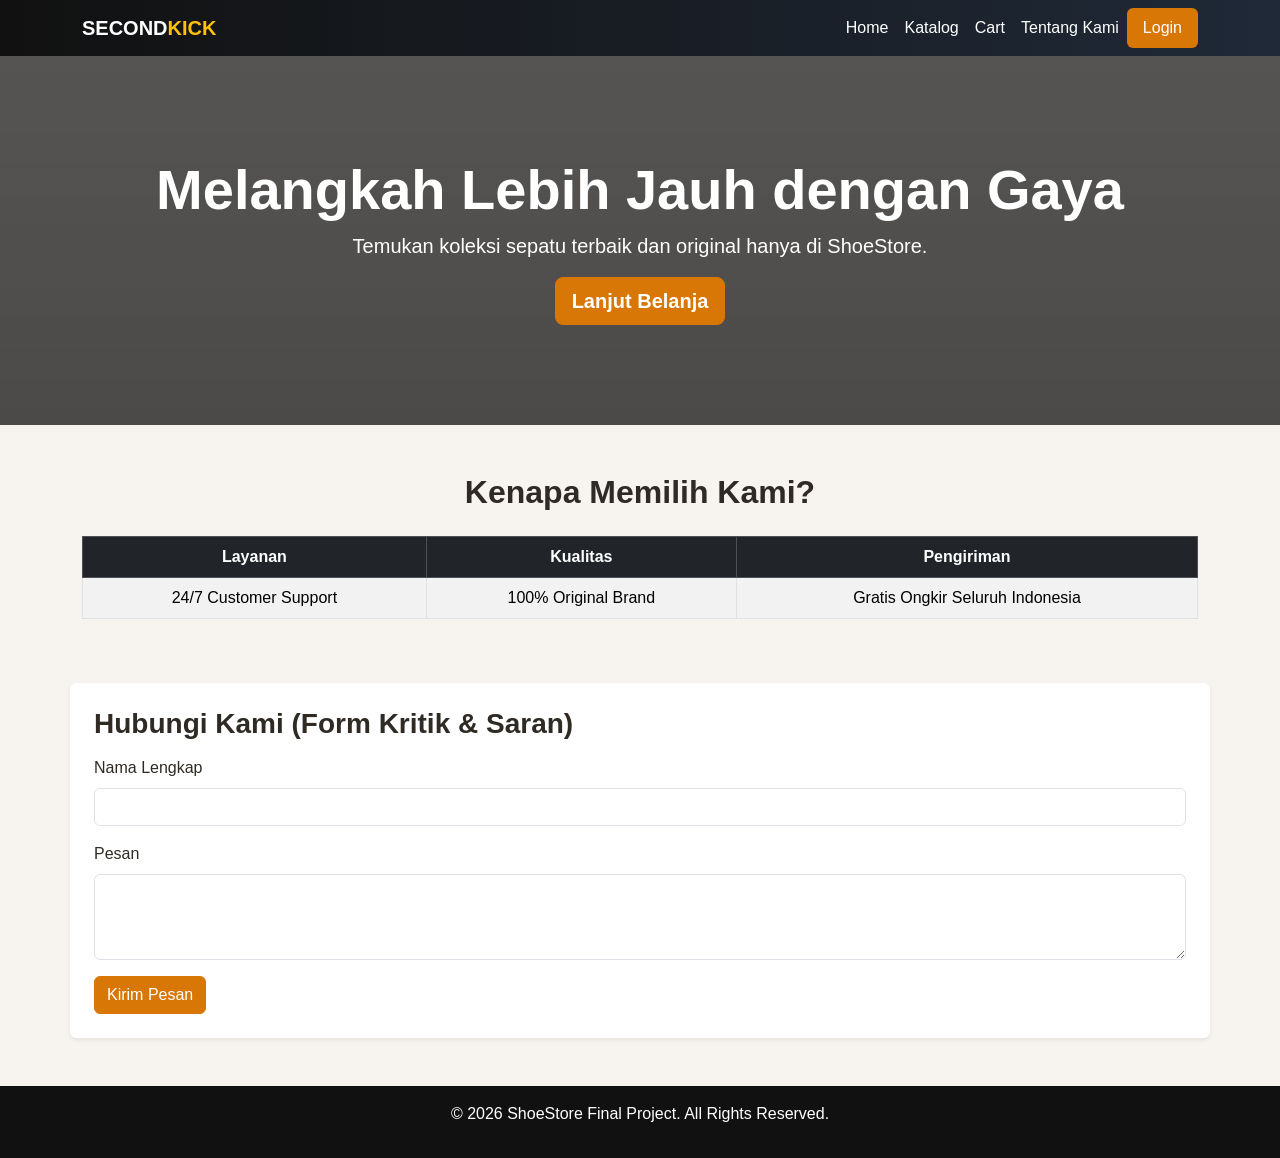
<file: index.html>
<!DOCTYPE html>
<html lang="en">
<head>
    <meta charset="UTF-8">
    <meta name="viewport" content="width=device-width, initial-scale=1.0">
    <title>ShoeStore - Home</title>
    <link href="https://cdn.jsdelivr.net/npm/bootstrap@5.3.0/dist/css/bootstrap.min.css" rel="stylesheet">
    <link rel="stylesheet" href="style.css">
</head>
<body>

    <nav class="navbar navbar-expand-lg navbar-dark sticky-top">
        <div class="container">
            <a class="navbar-brand fw-bold text-uppercase" href="FinalProjectPPW.html">Second<span class="text-warning">Kick</span></a>
            <button class="navbar-toggler" type="button" data-bs-toggle="collapse" data-bs-target="#navbarNav">
                <span class="navbar-toggler-icon"></span>
            </button>
            <div class="collapse navbar-collapse" id="navbarNav">
                <ul class="navbar-nav ms-auto">
                    <li class="nav-item"><a class="nav-link active" href="FinalProjectPPW.html">Home</a></li>
                    <li class="nav-item"><a class="nav-link" href="FinalProjectPPW.html#katalog">Katalog</a></li>
                    <li class="nav-item"><a class="nav-link" href="cart.html">Cart</a></li>
                    <li class="nav-item"><a class="nav-link" href="tentang.html">Tentang Kami</a></li>
                    <li class="nav-item"><a class="nav-link btn btn-warning text-dark px-3" href="login.html" id="navLoginBtn">Login</a></li>
                </ul>
            </div>
        </div>
    </nav>

    <header class="hero-section text-center">
        <div class="container">
            <h1 class="display-4 fw-bold">Melangkah Lebih Jauh dengan Gaya</h1>
            <p class="lead">Temukan koleksi sepatu terbaik dan original hanya di ShoeStore.</p>
            <a href="FinalProjectPPW.html" class="btn btn-warning btn-lg fw-bold">Lanjut Belanja </a>
        </div>
    </header>

    <div class="container my-4 text-end" id="welcomeMessage"></div>

    <section class="container my-5">
        <h2 class="text-center fw-bold mb-4">Kenapa Memilih Kami?</h2>
        <div class="table-responsive">
            <table class="table table-striped table-bordered text-center">
                <thead class="table-dark">
                    <tr>
                        <th>Layanan</th>
                        <th>Kualitas</th>
                        <th>Pengiriman</th>
                    </tr>
                </thead>
                <tbody>
                    <tr>
                        <td>24/7 Customer Support</td>
                        <td>100% Original Brand</td>
                        <td>Gratis Ongkir Seluruh Indonesia</td>
                    </tr>
                </tbody>
            </table>
        </div>
    </section>

    <section class="container my-5 bg-white p-4 rounded shadow-sm">
        <h3 class="fw-bold mb-3">Hubungi Kami (Form Kritik & Saran)</h3>
        <form id="contactForm">
            <div class="mb-3">
                <label class="form-label">Nama Lengkap</label>
                <input type="text" class="form-content form-control" required>
            </div>
            <div class="mb-3">
                <label class="form-label">Pesan</label>
                <textarea class="form-control" rows="3" required></textarea>
            </div>
            <button type="submit" class="btn btn-dark">Kirim Pesan</button>
        </form>
    </section>

    <footer class="text-center py-3 mt-5">
        <p>&copy; 2026 ShoeStore Final Project. All Rights Reserved.</p>
    </footer>

    <script src="https://cdn.jsdelivr.net/npm/bootstrap@5.3.0/dist/js/bootstrap.bundle.min.js"></script>
    <script>
        // Cek Status Login saat halaman dimuat
        document.addEventListener("DOMContentLoaded", function() {
            const user = localStorage.getItem("username");
            if(user) {
                document.getElementById("welcomeMessage").innerHTML = `<span class="badge bg-success p-2">Halo, ${user}! Selamat Berbelanja</span>`;
                document.getElementById("navLoginBtn").innerText = "Logout";
                document.getElementById("navLoginBtn").setAttribute("href", "#");
                document.getElementById("navLoginBtn").addEventListener("click", function() {
                    localStorage.removeItem("username");
                    alert("Anda telah logout.");
                    window.location.reload();
                });
            }
        });

        document.getElementById("contactForm").addEventListener("submit", function(e) {
            e.preventDefault();
            alert("Terima kasih atas pesan Anda! Kami akan segera merespons.");
            this.reset();
        });
    </script>
</body>
</html>
</file>
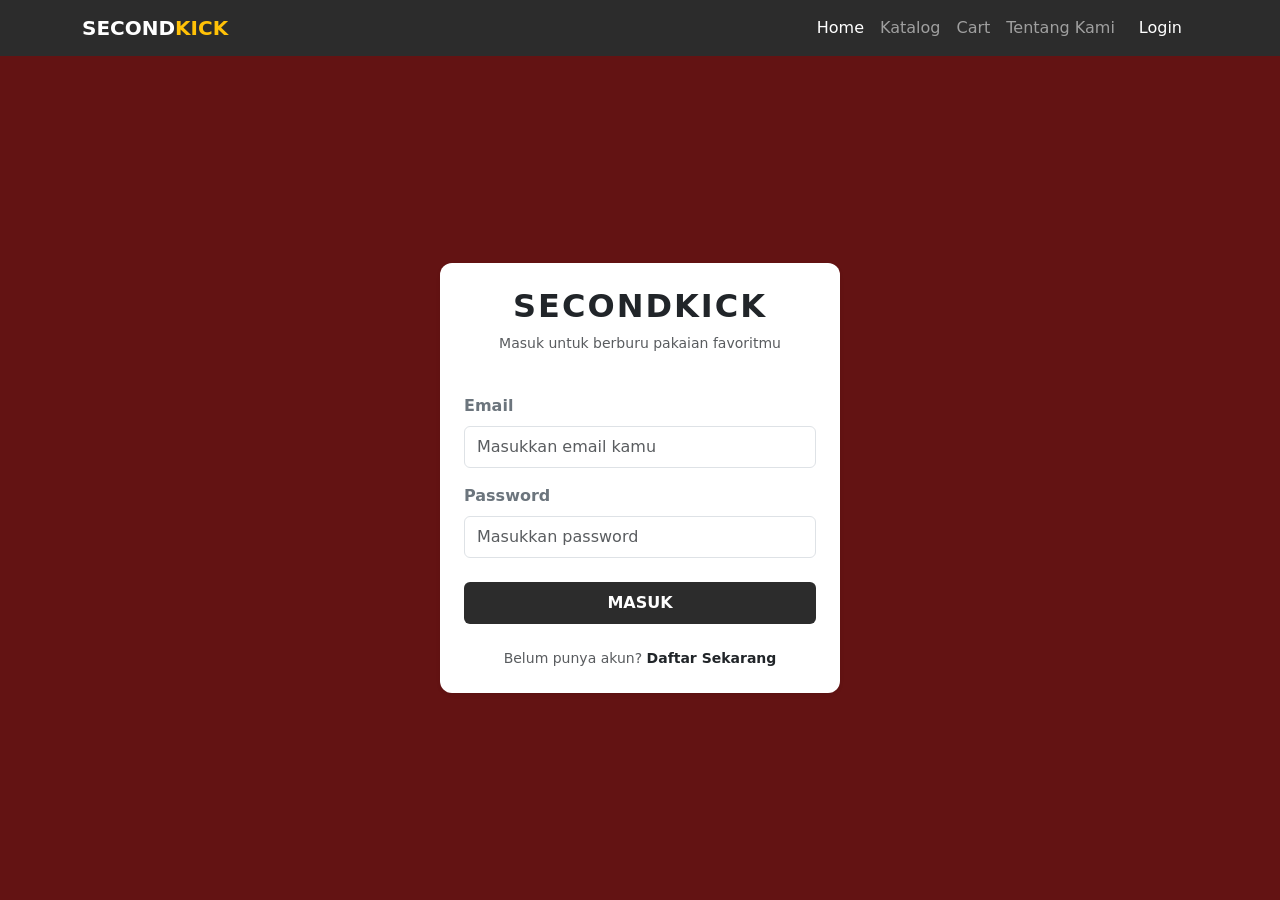
<file: login.html>
<!DOCTYPE html>
<html lang="id">
<head>
    <meta charset="UTF-8">
    <meta name="viewport" content="width=device-width, initial-scale=1.0">
    <title>Login - SecondKick</title>
    <link href="https://cdn.jsdelivr.net/npm/bootstrap@5.3.0/dist/css/bootstrap.min.css" rel="stylesheet">
    
    <style>
        /* CSS Manual sisa sedikit, hanya untuk warna kustom bertema thrift */
        body {
            background-color:rgb(99, 19, 19); 
            height: 100vh;
        }
        .bg-dark-thrift {
            background-color: #2c2c2c;
            color: white;
        }
        .bg-dark-thrift:hover {
            background-color: #555555;
            color: white;
        }
        header {
            background-color: #2c2c2c;
        }
    </style>
</head>
<body>

    <header>
        <nav class="navbar navbar-expand-lg navbar-dark sticky-top">
            <div class="container">
                <a class="navbar-brand fw-bold text-uppercase" href="FinalProjectPPW.html">Second<span class="text-warning">Kick</span></a>
                <button class="navbar-toggler" type="button" data-bs-toggle="collapse" data-bs-target="#navbarNav">
                    <span class="navbar-toggler-icon"></span>
                </button>
                <div class="collapse navbar-collapse" id="navbarNav">
                    <ul class="navbar-nav ms-auto">
                        <li class="nav-item"><a class="nav-link active" href="FinalProjectPPW.html">Home</a></li>
                        <li class="nav-item"><a class="nav-link" href="FinalProjectPPW.html#katalog">Katalog</a></li>
                        <li class="nav-item"><a class="nav-link" href="cart.html">Cart</a></li>
                        <li class="nav-item"><a class="nav-link" href="tentang.html">Tentang Kami</a></li>
                        <li class="nav-item"><a class="nav-link  text-white px-3" href="login.html" id="navLoginBtn">Login</a></li>
                    </ul>
                </div>
            </div>
        </nav>
    </header>

    <main class="d-flex justify-content-center align-items-center" style="min-height: calc(100vh - 56px);">

        <div class="card shadow-sm p-4 border-0" style="width: 100%; max-width: 400px; border-radius: 12px;">
        
        <div class="text-center mb-4">
            <h2 class="fw-bold tracking-wide text-uppercase" style="letter-spacing: 2px;">SecondKick</h2>
            <p class="text-muted small">Masuk untuk berburu pakaian favoritmu</p>
        </div>

        <div id="errorBox" class="alert alert-danger text-center py-2 d-none" role="alert">
            Email atau password salah!
        </div>

        <form id="loginForm">
            <div class="mb-3">
                <label for="email" class="form-label fw-semibold text-secondary">Email</label>
                <input type="email" id="email" class="form-control py-2" placeholder="Masukkan email kamu" required>
            </div>

            <div class="mb-3">
                <label for="password" class="form-label fw-semibold text-secondary">Password</label>
                <input type="password" id="password" class="form-control py-2" placeholder="Masukkan password" required>
            </div>

            <button type="submit" class="btn bg-dark-thrift w-100 py-2 fw-bold mt-2">MASUK</button>
        </form>

        <div class="text-center mt-4 small text-muted">
            Belum punya akun? <a href="register.html" class="text-dark fw-bold text-decoration-none">Daftar Sekarang</a>
        </div>
    </div>

    </main>

    <script>
    const loginForm = document.getElementById('loginForm');
    const emailInput = document.getElementById('email');
    const passwordInput = document.getElementById('password');
    const errorBox = document.getElementById('errorBox');

    loginForm.addEventListener('submit', function(event) {
        event.preventDefault(); // Menahan refresh halaman

        // Data akun sementara (karena tidak pakai database)
        const emailBenar = "admin@gmail.com";
        const passwordBenar = "trift123";

        if (emailInput.value === emailBenar && passwordInput.value === passwordBenar) {
            alert("Login Sukses! Selamat berbelanja.");
            
            // PINDAH KE HALAMAN UTAMA (Sesuaikan nama filenya)
            window.location.href = "FinalProjectPPW.html"; 
            
        } else {
            // Jika salah, kotak merah dimunculkan
            errorBox.classList.remove('d-none');
        }
    });
</script>

</body>
</html>
</file>
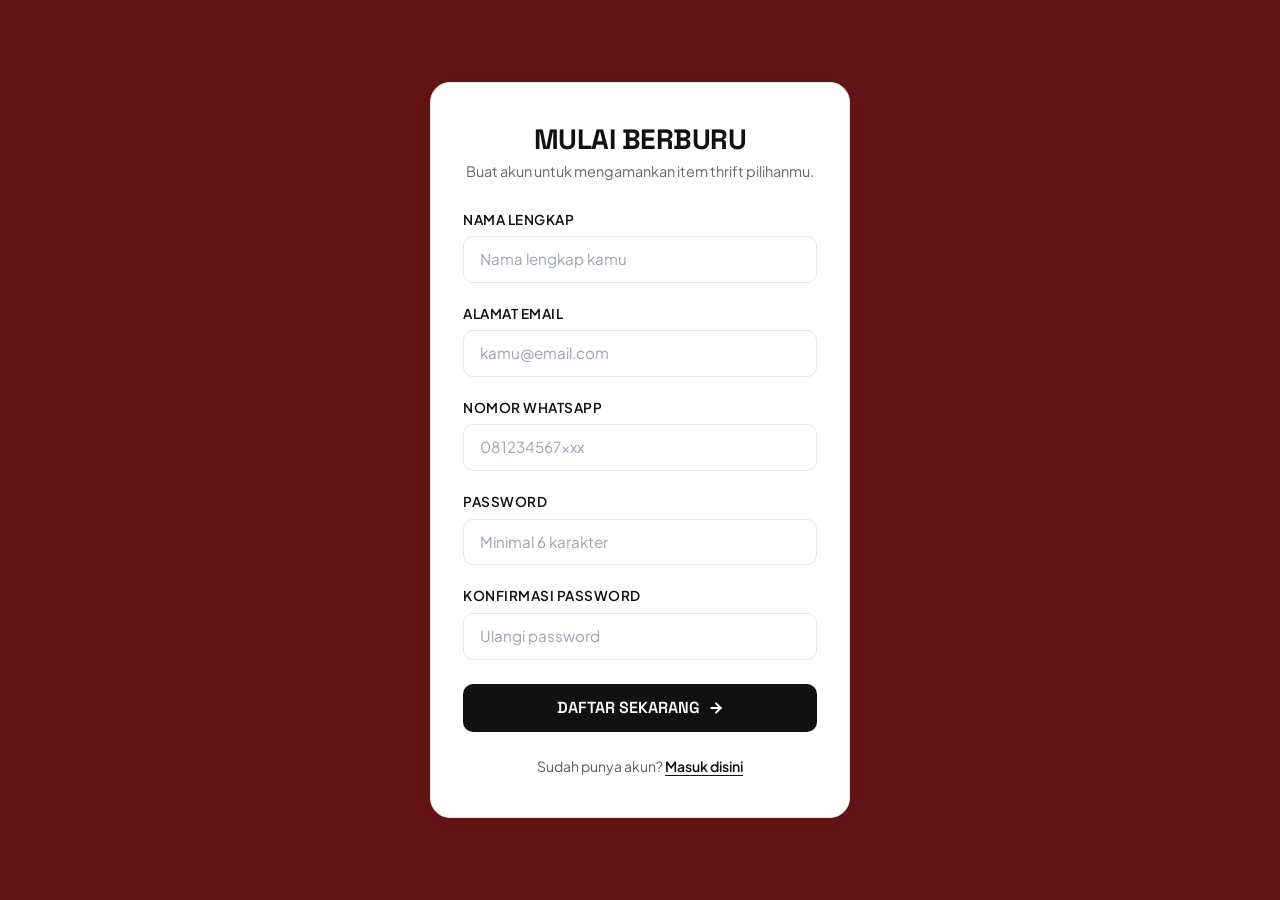
<file: register.html>
<!DOCTYPE html>
<html lang="id">
<head>
    <meta charset="UTF-8">
    <meta name="viewport" content="width=device-width, initial-scale=1.0">
    <title>Register - SecondKick</title>
    <link href="https://cdn.jsdelivr.net/npm/bootstrap@5.3.0/dist/css/bootstrap.min.css" rel="stylesheet">
    
    <link rel="preconnect" href="https://fonts.googleapis.com">
    <link rel="preconnect" href="https://fonts.gstatic.com" crossorigin>
    <link href="https://fonts.googleapis.com/css2?family=Plus+Jakarta+Sans:wght@400;500;600;700&family=Space+Grotesk:wght@600;700&display=swap" rel="stylesheet">

    <style>
        :root {
            --bg-main: #f8f9fa; /* Abu-abu super terang clean */
            --text-dark: #111111; /* Hitam pekat modern */
            --text-muted: #666666;
            --accent: #2563eb; /* Biru elektrik khas modern utility */
            --card-border: #e5e7eb;
        }

        body {
            background-color: rgb(99, 19, 19);
            font-family: 'Plus Jakarta Sans', sans-serif;
            min-height: 100vh;
            color: var(--text-dark);
            display: flex;
            align-items: center;
            justify-content: center;
        }

        .register-container {
            width: 100%;
            max-width: 460px;
            padding: 20px;
        }

        .register-card {
            background: #ffffff;
            border: 1px solid var(--card-border);
            border-radius: 20px;
            padding: 40px 32px;
            box-shadow: 0 4px 24px rgba(0, 0, 0, 0.02);
        }

        .brand-title {
            font-family: 'Space Grotesk', sans-serif;
            font-weight: 700;
            font-size: 1.75rem;
            letter-spacing: -0.5px;
            color: var(--text-dark);
        }

        .sub-title {
            color: var(--text-muted);
            font-size: 0.9rem;
            font-weight: 400;
        }

        /* Form Styling */
        .form-label {
            font-size: 0.85rem;
            font-weight: 600;
            color: var(--text-dark);
            margin-bottom: 6px;
            text-transform: uppercase;
            letter-spacing: 0.5px;
        }

        .input-group-custom {
            position: relative;
            margin-bottom: 18px;
        }

        .form-control {
            border: 1.5px solid #e5e7eb;
            border-radius: 10px;
            padding: 11px 16px;
            font-size: 0.95rem;
            font-weight: 500;
            background-color: #ffffff;
            color: var(--text-dark);
            transition: all 0.2s cubic-bezier(0.4, 0, 0.2, 1);
        }

        .form-control::placeholder {
            color: #9ca3af;
            font-weight: 400;
        }

        .form-control:focus {
            background-color: #ffffff;
            border-color: var(--text-dark);
            box-shadow: 0 0 0 4px rgba(17, 17, 17, 0.05);
            color: var(--text-dark);
        }

        /* Button Styling */
        .btn-submit {
            background-color: var(--text-dark);
            color: #ffffff;
            font-family: 'Space Grotesk', sans-serif;
            font-weight: 600;
            font-size: 1rem;
            border: none;
            border-radius: 10px;
            padding: 12px;
            margin-top: 10px;
            transition: all 0.2s ease;
            display: flex;
            align-items: center;
            justify-content: center;
            gap: 8px;
        }

        .btn-submit:hover {
            background-color: #222222;
            color: #ffffff;
            transform: translateY(-1px);
        }

        .btn-submit:active {
            transform: translateY(0);
        }

        /* Alert Styling */
        .alert {
            border-radius: 10px;
            font-weight: 500;
            font-size: 0.85rem;
            padding: 10px 16px;
            border: none;
        }
        .alert-danger {
            background-color: #fef2f2;
            color: #ef4444;
        }
        .alert-success {
            background-color: #f0fdf4;
            color: #22c55e;
        }

        .login-link {
            color: var(--text-dark);
            font-weight: 600;
            text-decoration: none;
            border-bottom: 1.5px solid var(--text-dark);
            transition: all 0.15s ease;
        }

        .login-link:hover {
            color: var(--accent);
            border-color: var(--accent);
        }

        @media (max-width: 480px) {
            .register-card {
                padding: 32px 20px;
            }
        }
    </style>
</head>
<body>

    <div class="register-container">
        <div class="register-card">
            
            <div class="text-center mb-4">
                <h2 class="brand-title text-uppercase mb-1">Mulai Berburu</h2>
                <p class="sub-title">Buat akun untuk mengamankan item thrift pilihanmu.</p>
            </div>

            <div id="alertBox" class="alert d-none text-center mb-3" role="alert"></div>

            <form id="registerForm">
                <div class="input-group-custom">
                    <label for="nama" class="form-label">Nama Lengkap</label>
                    <input type="text" id="nama" class="form-control" placeholder="Nama lengkap kamu" required>
                </div>

                <div class="input-group-custom">
                    <label for="email" class="form-label">Alamat Email</label>
                    <input type="email" id="email" class="form-control" placeholder="kamu@email.com" required>
                </div>

                <div class="input-group-custom">
                    <label for="whatsapp" class="form-label">Nomor WhatsApp</label>
                    <input type="tel" id="whatsapp" class="form-control" placeholder="081234567xxx" inputmode="numeric" pattern="[0-9]+" required>
                </div>

                <div class="input-group-custom">
                    <label for="password" class="form-label">Password</label>
                    <input type="password" id="password" class="form-control" placeholder="Minimal 6 karakter" minlength="6" required>
                </div>

                <div class="input-group-custom mb-4">
                    <label for="konfirmasiPassword" class="form-label">Konfirmasi Password</label>
                    <input type="password" id="konfirmasiPassword" class="form-control" placeholder="Ulangi password" required>
                </div>

                <button type="submit" class="btn btn-submit w-100">
                    DAFTAR SEKARANG 
                    <svg width="16" height="16" viewBox="0 0 16 16" fill="none" xmlns="http://www.w3.org/2000/svg">
                        <path d="M3.33334 8H12.6667" stroke="currentColor" stroke-width="2" stroke-linecap="round" stroke-linejoin="round"/>
                        <path d="M8 3.33334L12.6667 8L8 12.6667" stroke="currentColor" stroke-width="2" stroke-linecap="round" stroke-linejoin="round"/>
                    </svg>
                </button>
            </form>

            <div class="text-center mt-4 small text-muted">
                Sudah punya akun? <a href="login.html" class="login-link">Masuk disini</a>
            </div>
            
        </div>
    </div> <script>
        const registerForm = document.getElementById('registerForm');
        const password = document.getElementById('password');
        const konfirmasiPassword = document.getElementById('konfirmasiPassword');
        const alertBox = document.getElementById('alertBox');

        registerForm.addEventListener('submit', function(event) {
            event.preventDefault(); 

            alertBox.classList.add('d-none');
            alertBox.classList.remove('alert-danger', 'alert-success');

            if (password.value !== konfirmasiPassword.value) {
                alertBox.classList.remove('d-none');
                alertBox.classList.add('alert-danger');
                alertBox.innerText = "Password dan Konfirmasi Password tidak sama!";
                return;
            }

            alertBox.classList.remove('d-none');
            alertBox.classList.add('alert-success');
            alertBox.innerText = "Pendaftaran Berhasil! Silakan masuk ke akunmu.";
            
            registerForm.reset();
        });
    </script>

</body>
</html>
</file>
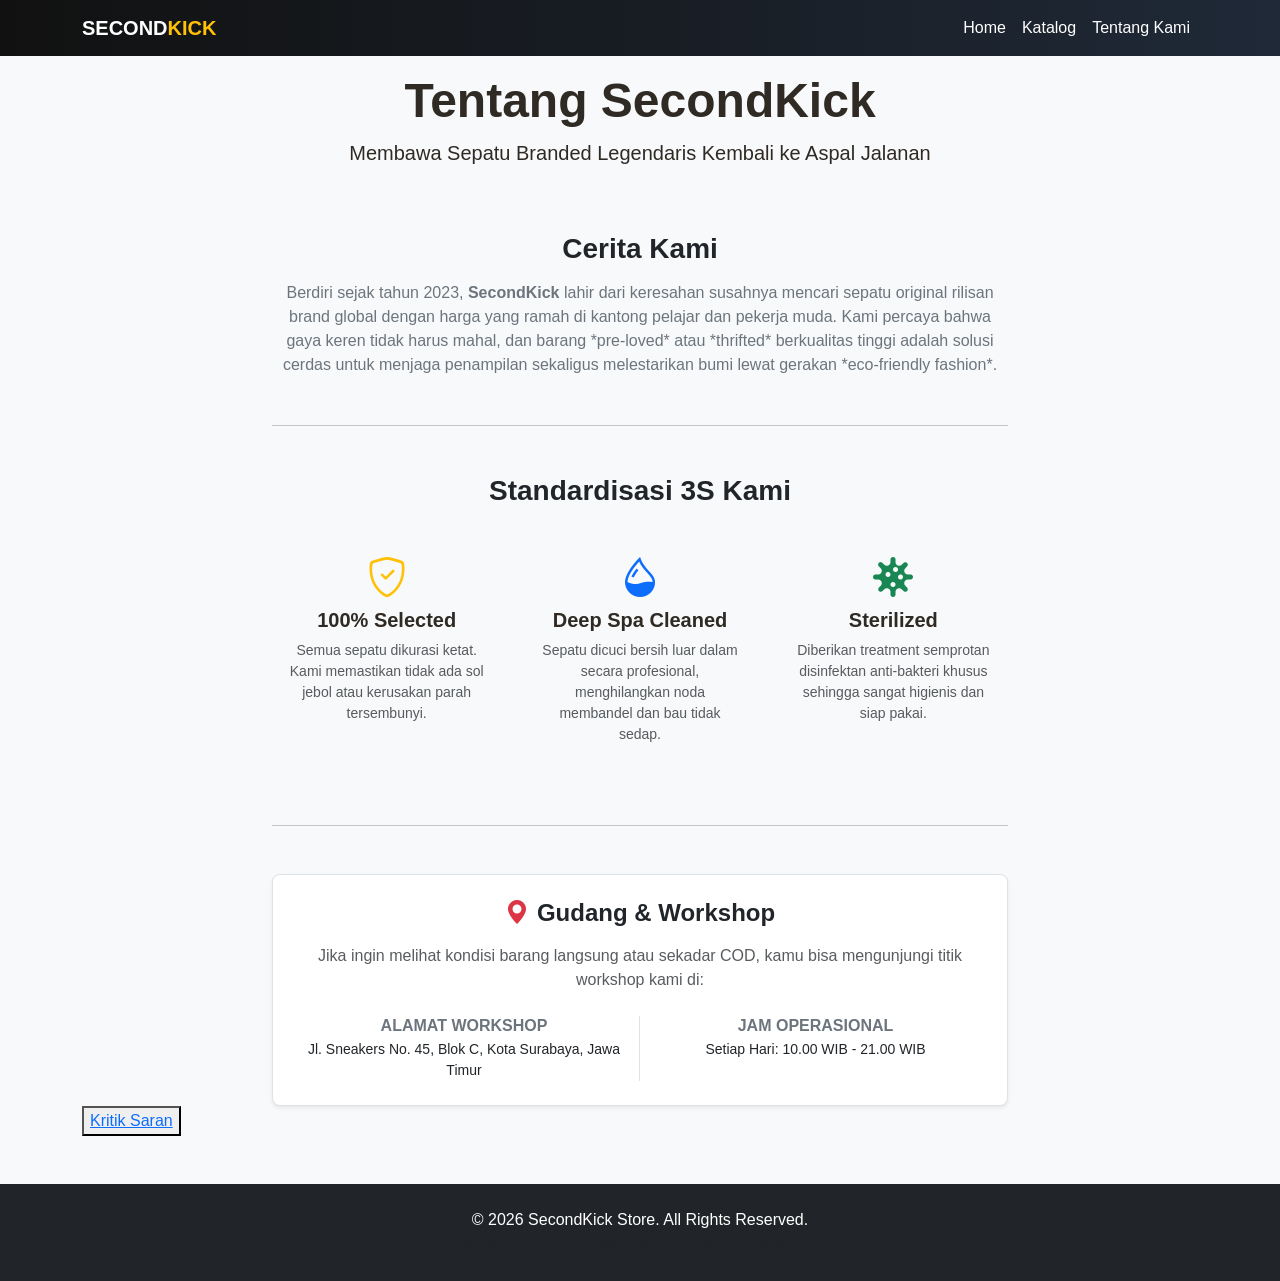
<file: tentang.html>
<!DOCTYPE html>
<html lang="id">
<head>
    <meta charset="UTF-8">
    <meta name="viewport" content="width=device-width, initial-scale=1.0">
    <title>Tentang Kami - SecondKick</title>
    <link href="https://cdn.jsdelivr.net/npm/bootstrap@5.3.3/dist/css/bootstrap.min.css" rel="stylesheet">
    <link rel="stylesheet" href="https://cdn.jsdelivr.net/npm/bootstrap-icons@1.11.3/font/bootstrap-icons.min.css">
    <link rel="stylesheet" href="style.css">
</head>
<body class="bg-light">

    <nav class="navbar navbar-expand-lg navbar-dark bg-dark sticky-top">
        <div class="container">
            <a class="navbar-brand fw-bold text-uppercase" href="FinalProjectPPW.html">Second<span class="text-warning">Kick</span></a>
            <button class="navbar-toggler" type="button" data-bs-toggle="collapse" data-bs-target="#navbarNav">
                <span class="navbar-toggler-icon"></span>
            </button>
            <div class="collapse navbar-collapse" id="navbarNav">
                <ul class="navbar-nav ms-auto text-center">
                    <li class="nav-item"><a class="nav-link" href="FinalProjectPPW.html">Home</a></li>
                    <li class="nav-item"><a class="nav-link" href="FinalProjectPPW.html#katalog">Katalog</a></li>
                    <li class="nav-item"><a class="nav-link active" href="tentang.html">Tentang Kami</a></li>
                </ul>
            </div>
        </div>
    </nav>

    <div class="about-header text-center">
        <div class="container py-3">
            <h1 class="display-5 fw-bold">Tentang SecondKick</h1>
            <p class="lead mb-0">Membawa Sepatu Branded Legendaris Kembali ke Aspal Jalanan</p>
        </div>
    </div>

    <div class="container my-5">
        <div class="row justify-content-center">
            <div class="col-lg-8">
                <h3 class="fw-bold mb-3 text-dark text-center">Cerita Kami</h3>
                <p class="text-secondary text-center mb-5">
                    Berdiri sejak tahun 2023, <strong>SecondKick</strong> lahir dari keresahan susahnya mencari sepatu original rilisan brand global dengan harga yang ramah di kantong pelajar dan pekerja muda. Kami percaya bahwa gaya keren tidak harus mahal, dan barang *pre-loved* atau *thrifted* berkualitas tinggi adalah solusi cerdas untuk menjaga penampilan sekaligus melestarikan bumi lewat gerakan *eco-friendly fashion*.
                </p>

                <hr class="my-5">

                <h3 class="fw-bold mb-4 text-dark text-center">Standardisasi 3S Kami</h3>
                <div class="row g-4 text-center">
                    <div class="col-md-4">
                        <div class="p-3">
                            <i class="bi bi-shield-check text-warning fs-1 mb-2"></i>
                            <h5 class="fw-bold">100% Selected</h5>
                            <p class="text-muted small">Semua sepatu dikurasi ketat. Kami memastikan tidak ada sol jebol atau kerusakan parah tersembunyi.</p>
                        </div>
                    </div>
                    <div class="col-md-4">
                        <div class="p-3">
                            <i class="bi bi-droplet-half text-primary fs-1 mb-2"></i>
                            <h5 class="fw-bold">Deep Spa Cleaned</h5>
                            <p class="text-muted small">Sepatu dicuci bersih luar dalam secara profesional, menghilangkan noda membandel dan bau tidak sedap.</p>
                        </div>
                    </div>
                    <div class="col-md-4">
                        <div class="p-3">
                            <i class="bi bi-virus2 text-success fs-1 mb-2"></i>
                            <h5 class="fw-bold">Sterilized</h5>
                            <p class="text-muted small">Diberikan treatment semprotan disinfektan anti-bakteri khusus sehingga sangat higienis dan siap pakai.</p>
                        </div>
                    </div>
                </div>

                <hr class="my-5">

                <div class="bg-white p-4 rounded-3 shadow-sm border">
                    <h4 class="fw-bold mb-3 text-dark text-center"><i class="bi bi-geo-alt-fill text-danger me-2"></i>Gudang & Workshop</h4>
                    <p class="text-muted text-center mb-4">Jika ingin melihat kondisi barang langsung atau sekadar COD, kamu bisa mengunjungi titik workshop kami di:</p>
                    
                    <div class="row g-3 justify-content-center text-center">
                        <div class="col-md-6 border-end">
                            <h6 class="fw-bold text-uppercase text-secondary m-0">Alamat Workshop</h6>
                            <p class="text-dark small mt-1 mb-0">Jl. Sneakers No. 45, Blok C, Kota Surabaya, Jawa Timur</p>
                        </div>
                        <div class="col-md-6">
                            <h6 class="fw-bold text-uppercase text-secondary m-0">Jam Operasional</h6>
                            <p class="text-dark small mt-1 mb-0">Setiap Hari: 10.00 WIB - 21.00 WIB</p>
                        </div>
                    </div>
                </div>

            </div>
        </div>
        <button><a href="index.html">Kritik Saran</a></button>
    </div>

    <footer class="bg-dark text-white text-center py-4 mt-5">
        <div class="container">
            <p class="m-0">&copy; 2026 SecondKick Store. All Rights Reserved.</p>
            <p class="text-muted small m-0 mt-1">Sertakan bukti screenshot saat memesan via WhatsApp.</p>
        </div>
    </footer>

    <script src="https://cdn.jsdelivr.net/npm/bootstrap@5.3.3/dist/js/bootstrap.bundle.min.js"></script>
</body>
</html>
</file>
<file: style.css>
@import url('https://fonts.googleapis.com/css2?family=Plus+Jakarta+Sans:wght@400;500;600;700&family=Space+Grotesk:wght@600;700&display=swap');

:root {
    --theme-bg: #f7f3ee;
    --theme-surface: #ffffff;
    --theme-dark: #111111;
    --theme-accent: #d97706;
    --theme-accent-soft: #f59e0b;
    --theme-text: #2f2a24;
    --theme-muted: #6b7280;
    --theme-border: #e7ddd0;
}

body {
    font-family: 'Poppins', sans-serif;
    background: var(--theme-bg);
    color: var(--theme-text);
}

.navbar {
    background: linear-gradient(90deg, var(--theme-dark), #1f2937) !important;
}

.navbar-brand,
.navbar-nav .nav-link {
    color: #fff !important;
}

.navbar-nav .nav-link:hover {
    color: var(--theme-accent-soft) !important;
}

.hero-section {
    background: linear-gradient(rgba(17, 17, 17, 0.7), rgba(17, 17, 17, 0.75)), url('https://images.unsplash.com/photo-1542291026-7eec264c27ff?q=80&w=1200') no-repeat center center;
    background-size: cover;
    color: white;
    padding: 100px 0;
}

.card-product,
.card {
    transition: transform 0.3s, box-shadow 0.3s;
    border: 1px solid var(--theme-border);
    box-shadow: 0 8px 24px rgba(0,0,0,0.06);
    background: var(--theme-surface);
}

.card-product:hover,
.card:hover {
    transform: translateY(-5px);
}

.btn-warning,
.btn-success,
.btn-dark {
    background-color: var(--theme-accent);
    border-color: var(--theme-accent);
    color: #fff;
}

.btn-warning:hover,
.btn-success:hover,
.btn-dark:hover {
    background-color: #b45309;
    border-color: #b45309;
    color: #fff;
}

.section-card {
    background: var(--theme-surface);
    border: 1px solid var(--theme-border);
    border-radius: 16px;
}

footer {
    background-color: var(--theme-dark);
    color: white;
}
</file>
